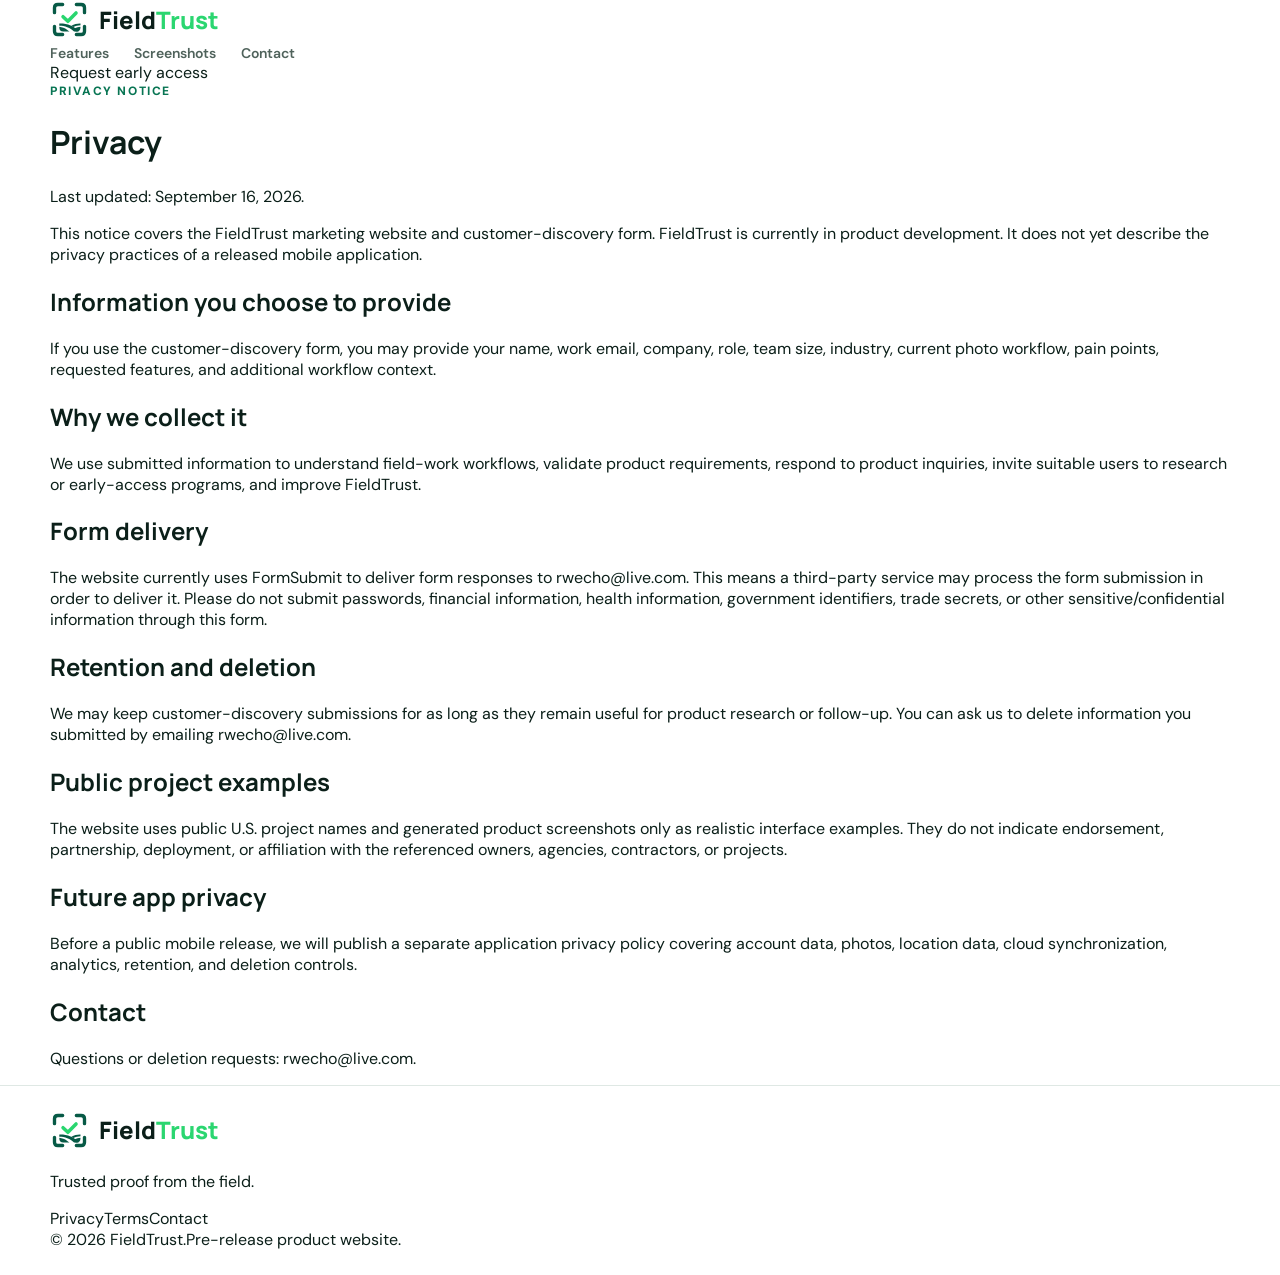
<file: website/privacy.html>
<!doctype html>
<html lang="en">
<head>
  <meta charset="utf-8" />
  <meta name="viewport" content="width=device-width, initial-scale=1" />
  <title>Privacy — FieldTrust</title>
  <meta name="description" content="FieldTrust privacy notice for the website and customer discovery form." />
  <link rel="icon" href="assets/fieldtrust-icon.svg" type="image/svg+xml" />
  <link rel="preconnect" href="https://fonts.googleapis.com" />
  <link rel="preconnect" href="https://fonts.gstatic.com" crossorigin />
  <link href="https://fonts.googleapis.com/css2?family=DM+Sans:wght@400;500;600;700&family=Manrope:wght@600;700;800&display=swap" rel="stylesheet" />
  <link rel="stylesheet" href="styles.css" />
</head>
<body>
<header class="nav-shell"><div class="wrap nav-inner"><a class="brand" href="index.html"><img src="assets/fieldtrust-icon.svg" alt="" /><span>Field<span>Trust</span></span></a><nav class="nav-links"><a href="index.html#features">Features</a><a href="index.html#screenshots">Screenshots</a><a href="index.html#contact">Contact</a></nav><a class="button button-dark button-small" href="index.html#contact">Request early access</a></div></header>
<main class="legal-page wrap">
  <div class="eyebrow">PRIVACY NOTICE</div>
  <h1>Privacy</h1>
  <p>Last updated: September 16, 2026.</p>
  <p>This notice covers the FieldTrust marketing website and customer-discovery form. FieldTrust is currently in product development. It does not yet describe the privacy practices of a released mobile application.</p>

  <h2>Information you choose to provide</h2>
  <p>If you use the customer-discovery form, you may provide your name, work email, company, role, team size, industry, current photo workflow, pain points, requested features, and additional workflow context.</p>

  <h2>Why we collect it</h2>
  <p>We use submitted information to understand field-work workflows, validate product requirements, respond to product inquiries, invite suitable users to research or early-access programs, and improve FieldTrust.</p>

  <h2>Form delivery</h2>
  <p>The website currently uses FormSubmit to deliver form responses to <a href="mailto:rwecho@live.com">rwecho@live.com</a>. This means a third-party service may process the form submission in order to deliver it. Please do not submit passwords, financial information, health information, government identifiers, trade secrets, or other sensitive/confidential information through this form.</p>

  <h2>Retention and deletion</h2>
  <p>We may keep customer-discovery submissions for as long as they remain useful for product research or follow-up. You can ask us to delete information you submitted by emailing <a href="mailto:rwecho@live.com">rwecho@live.com</a>.</p>

  <h2>Public project examples</h2>
  <p>The website uses public U.S. project names and generated product screenshots only as realistic interface examples. They do not indicate endorsement, partnership, deployment, or affiliation with the referenced owners, agencies, contractors, or projects.</p>

  <h2>Future app privacy</h2>
  <p>Before a public mobile release, we will publish a separate application privacy policy covering account data, photos, location data, cloud synchronization, analytics, retention, and deletion controls.</p>

  <h2>Contact</h2>
  <p>Questions or deletion requests: <a href="mailto:rwecho@live.com">rwecho@live.com</a>.</p>
</main>
<footer class="footer-shell"><div class="wrap footer"><div><a class="brand brand-small" href="index.html"><img src="assets/fieldtrust-icon.svg" alt="" /><span>Field<span>Trust</span></span></a><p>Trusted proof from the field.</p></div><div class="footer-links"><a href="privacy.html">Privacy</a><a href="terms.html">Terms</a><a href="mailto:rwecho@live.com">Contact</a></div></div><div class="wrap footer-bottom"><span>© 2026 FieldTrust.</span><span>Pre-release product website.</span></div></footer>
</body>
</html>
</file>
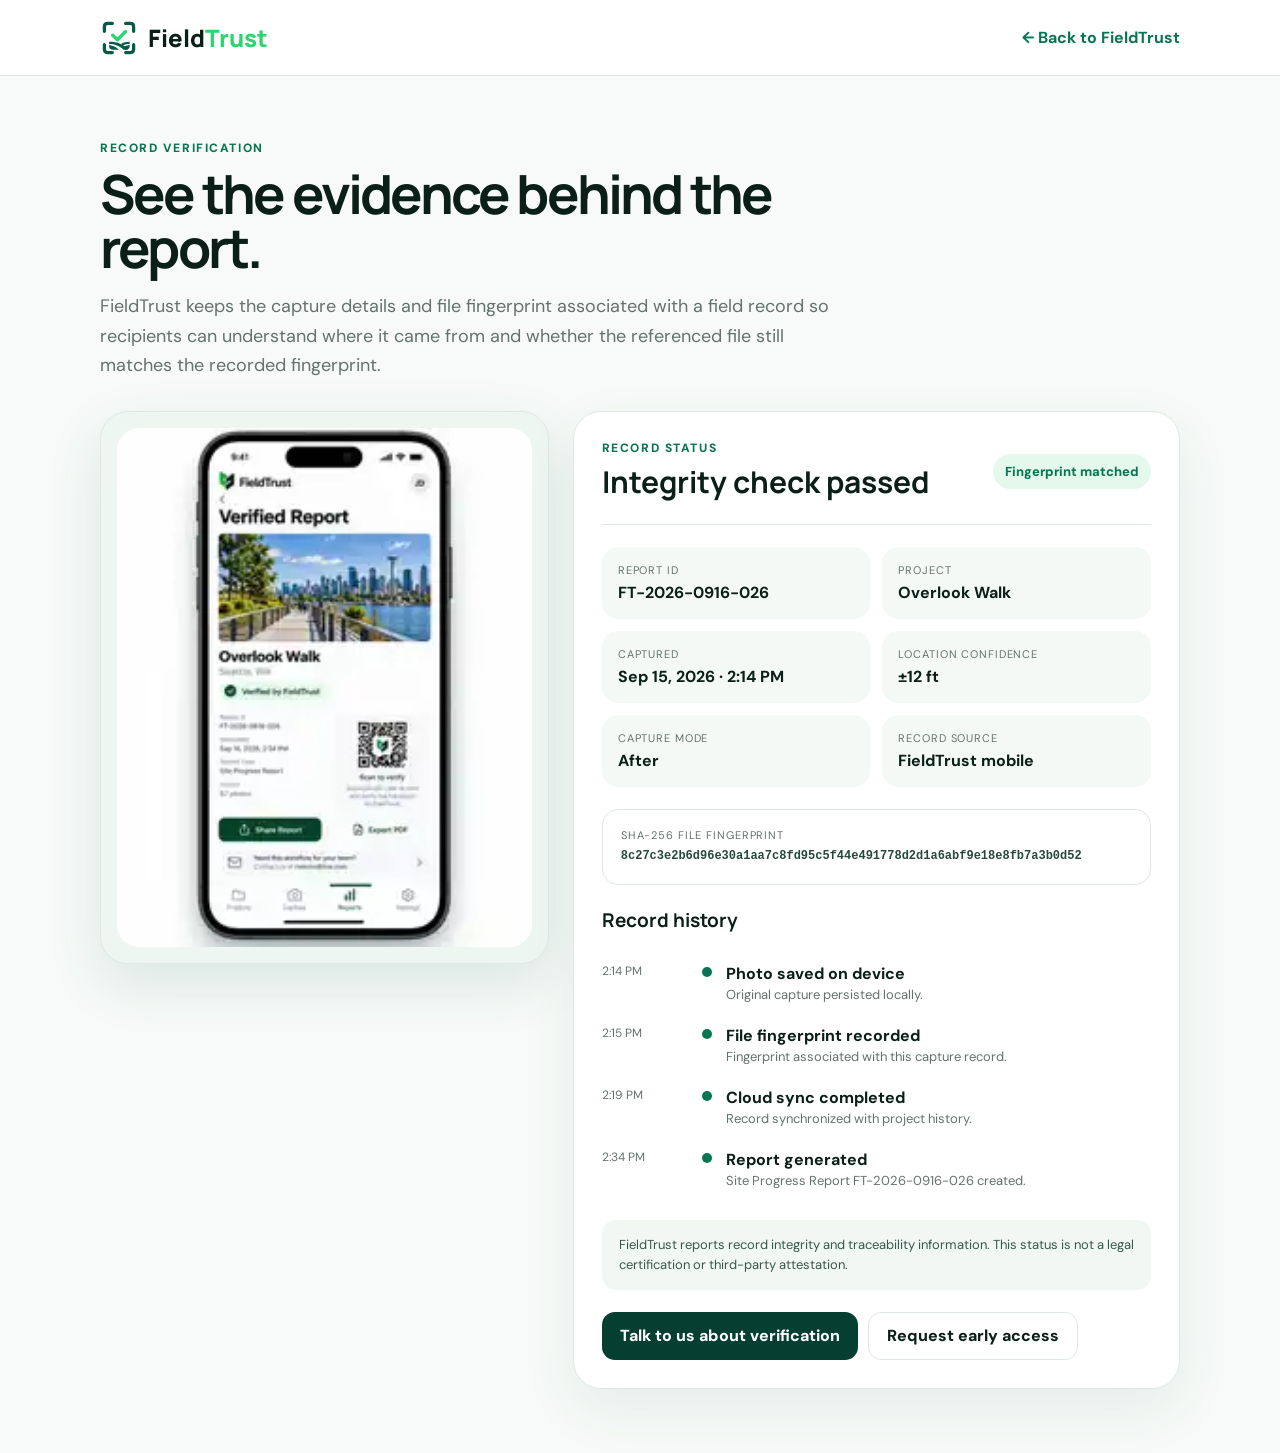
<file: website/verification.html>
<!doctype html>
<html lang="en">
<head>
<meta charset="utf-8" />
<meta name="viewport" content="width=device-width,initial-scale=1" />
<title>FieldTrust — Record verification</title>
<meta name="description" content="Review the capture details and integrity status behind a FieldTrust record." />
<meta name="theme-color" content="#075a46" />
<link rel="icon" href="assets/fieldtrust-icon.svg" type="image/svg+xml" />
<link rel="preconnect" href="https://fonts.googleapis.com" />
<link rel="preconnect" href="https://fonts.gstatic.com" crossorigin />
<link href="https://fonts.googleapis.com/css2?family=DM+Sans:wght@400;500;600;700&family=Manrope:wght@600;700;800&display=swap" rel="stylesheet" />
<style>
:root{--ink:#0b1f19;--muted:#64726d;--line:#dfe8e4;--green:#2bd670;--green-dark:#087553;--deep:#053f32;--soft:#f4f9f6}*{box-sizing:border-box}body{margin:0;background:#f7faf8;color:var(--ink);font-family:"DM Sans",system-ui,-apple-system,"Segoe UI",sans-serif}.wrap{width:min(1080px,calc(100% - 32px));margin:auto}.top{height:76px;display:flex;align-items:center;justify-content:space-between;border-bottom:1px solid var(--line);background:#fff}.brand{display:flex;align-items:center;gap:10px;font:800 24px Manrope}.brand img{width:38px;height:38px}.brand span span{color:var(--green)}a{text-decoration:none;color:inherit}.back{font-weight:700;color:var(--green-dark)}main{padding:64px 0}.eyebrow{font-size:12px;letter-spacing:.13em;font-weight:800;color:var(--green-dark)}h1,h2,h3{font-family:Manrope;margin-top:0}.intro{max-width:760px;margin-bottom:30px}.intro h1{font-size:54px;line-height:1;letter-spacing:-2.8px;margin:10px 0 15px}.intro p{font-size:18px;line-height:1.65;color:var(--muted)}.grid{display:grid;grid-template-columns:.85fr 1.15fr;gap:24px;align-items:start}.phone{border-radius:28px;border:1px solid var(--line);background:#eef6f2;padding:16px;box-shadow:0 20px 55px rgba(7,90,70,.12)}.phone img{width:100%;display:block;border-radius:22px}.detail{background:#fff;border:1px solid var(--line);border-radius:28px;padding:28px;box-shadow:0 20px 55px rgba(7,90,70,.08)}.status{display:flex;align-items:center;justify-content:space-between;gap:14px;padding-bottom:22px;border-bottom:1px solid var(--line)}.status h2{margin:5px 0 0;font-size:30px}.pill{padding:9px 12px;border-radius:999px;background:#e5f8ec;color:var(--green-dark);font-weight:800;font-size:13px}.meta{display:grid;grid-template-columns:1fr 1fr;gap:12px;margin:22px 0}.meta div{padding:16px;border-radius:16px;background:var(--soft)}.meta small,.hash small{display:block;color:var(--muted);font-size:11px;text-transform:uppercase;letter-spacing:.08em}.meta strong,.hash code{display:block;margin-top:5px}.hash{padding:18px;border:1px solid var(--line);border-radius:16px}.hash code{font:600 12px/1.55 ui-monospace,SFMono-Regular,Menlo,monospace;word-break:break-all;color:#28483e}.history{margin-top:22px}.history h3{font-size:19px}.event{display:grid;grid-template-columns:90px 14px 1fr;gap:10px;align-items:start;padding:11px 0}.event time{font-size:12px;color:var(--muted)}.event i{width:10px;height:10px;border-radius:50%;background:var(--green-dark);margin-top:4px}.event b,.event span{display:block}.event span{font-size:13px;color:var(--muted);margin-top:2px}.note{margin-top:20px;padding:15px 17px;border-radius:14px;background:#f1f8f4;color:#38574d;font-size:13px;line-height:1.55}.actions{display:flex;gap:10px;margin-top:22px}.btn{display:inline-flex;align-items:center;justify-content:center;min-height:48px;padding:0 18px;border-radius:13px;font-weight:800}.primary{background:var(--deep);color:#fff}.secondary{border:1px solid var(--line);background:#fff}@media(max-width:800px){main{padding:40px 0}.intro h1{font-size:40px}.grid,.meta{grid-template-columns:1fr}.phone{max-width:520px;margin:auto}.top{height:68px}.actions{flex-direction:column}}
</style>
</head>
<body>
<header class="top"><div class="wrap" style="display:flex;align-items:center;justify-content:space-between"><a class="brand" href="index.html"><img src="assets/fieldtrust-icon.svg" alt=""/><span>Field<span>Trust</span></span></a><a class="back" href="index.html#verification">← Back to FieldTrust</a></div></header>
<main><div class="wrap">
<div class="intro"><div class="eyebrow">RECORD VERIFICATION</div><h1>See the evidence behind the report.</h1><p>FieldTrust keeps the capture details and file fingerprint associated with a field record so recipients can understand where it came from and whether the referenced file still matches the recorded fingerprint.</p></div>
<div class="grid">
<div class="phone"><img src="assets/screens/verified-report.webp" alt="FieldTrust verified report screen"/></div>
<section class="detail">
<div class="status"><div><div class="eyebrow">RECORD STATUS</div><h2>Integrity check passed</h2></div><span class="pill">Fingerprint matched</span></div>
<div class="meta">
<div><small>Report ID</small><strong>FT-2026-0916-026</strong></div>
<div><small>Project</small><strong>Overlook Walk</strong></div>
<div><small>Captured</small><strong>Sep 15, 2026 · 2:14 PM</strong></div>
<div><small>Location confidence</small><strong>±12 ft</strong></div>
<div><small>Capture mode</small><strong>After</strong></div>
<div><small>Record source</small><strong>FieldTrust mobile</strong></div>
</div>
<div class="hash"><small>SHA-256 file fingerprint</small><code>8c27c3e2b6d96e30a1aa7c8fd95c5f44e491778d2d1a6abf9e18e8fb7a3b0d52</code></div>
<div class="history"><h3>Record history</h3>
<div class="event"><time>2:14 PM</time><i></i><div><b>Photo saved on device</b><span>Original capture persisted locally.</span></div></div>
<div class="event"><time>2:15 PM</time><i></i><div><b>File fingerprint recorded</b><span>Fingerprint associated with this capture record.</span></div></div>
<div class="event"><time>2:19 PM</time><i></i><div><b>Cloud sync completed</b><span>Record synchronized with project history.</span></div></div>
<div class="event"><time>2:34 PM</time><i></i><div><b>Report generated</b><span>Site Progress Report FT-2026-0916-026 created.</span></div></div>
</div>
<div class="note">FieldTrust reports record integrity and traceability information. This status is not a legal certification or third-party attestation.</div>
<div class="actions"><a class="btn primary" href="mailto:rwecho@live.com?subject=FieldTrust%20verification%20workflow">Talk to us about verification</a><a class="btn secondary" href="index.html#contact">Request early access</a></div>
</section>
</div>
</div></main>
</body>
</html>
</file>
<file: website/styles.css>
:root{--ink:#0b1f19;--muted:#64726d;--line:#dfe8e4;--green:#2bd670;--green-dark:#087553;--deep:#053f32;--soft:#f4f9f6;--shadow:0 22px 60px rgba(7,90,70,.11)}*{box-sizing:border-box}html{scroll-behavior:smooth}body{margin:0;color:var(--ink);font-family:"DM Sans",system-ui,-apple-system,"Segoe UI",sans-serif;background:#fff;-webkit-font-smoothing:antialiased}a{text-decoration:none;color:inherit}img{display:block;max-width:100%}.wrap{width:min(1180px,calc(100% - 40px));margin:auto}.site-header{position:sticky;top:0;z-index:50;background:rgba(255,255,255,.94);backdrop-filter:blur(15px);border-bottom:1px solid var(--line)}.nav-row{height:76px;display:grid;grid-template-columns:1fr auto 1fr;align-items:center;gap:28px}.brand{display:inline-flex;align-items:center;gap:10px;width:max-content;font:800 24px/1 Manrope,sans-serif}.brand img{width:39px;height:39px}.brand span span{color:var(--green)}nav{display:flex;gap:25px;color:#4f625b;font-weight:600;font-size:14px}.nav-row>.btn{justify-self:end}.btn{min-height:50px;display:inline-flex;align-items:center;justify-content:center;padding:0 21px;border-radius:13px;border:1px solid var(--line);font-weight:800;cursor:pointer}.btn.small{min-height:43px;font-size:14px}.btn.dark{background:var(--deep);color:#fff;border-color:var(--deep)}.btn.primary{background:var(--green);color:#062e24;border-color:var(--green)}.hero{overflow:hidden;padding:58px 0 42px;background:radial-gradient(circle at 75% 15%,rgba(43,214,112,.14),transparent 34%),linear-gradient(#fff,#fbfefc)}.hero-grid{display:grid;grid-template-columns:.88fr 1.12fr;gap:48px;align-items:center}.eyebrow{font-size:12px;letter-spacing:.13em;font-weight:800;color:var(--green-dark)}h1,h2,h3{font-family:Manrope,sans-serif}.hero h1{margin:16px 0 20px;font-size:clamp(58px,6.8vw,96px);line-height:.92;letter-spacing:-5px}.hero h1 span{color:var(--green)}.lead{font-size:19px;line-height:1.65;color:var(--muted);max-width:570px}.hero-form{display:grid;grid-template-columns:1fr auto;gap:10px;max-width:560px;margin-top:28px}.hero-form input{min-height:52px;border:1px solid var(--line);border-radius:13px;padding:0 15px;font:inherit}.hero-sub{display:flex;gap:22px;margin-top:11px;font-size:13px;color:var(--muted)}.hero-sub a,.email-line a,.mail{color:var(--green-dark);font-weight:800}.store-row{display:flex;gap:10px;align-items:center;margin-top:22px}.store-row a{height:48px}.store-row img{height:48px;width:auto}.store-row .google img{height:69px;margin:-10px -7px}.email-line{font-size:14px;color:var(--muted)}.hero-stack{position:relative;height:610px}.hero-stack .screen{position:absolute;width:230px;border-radius:34px;box-shadow:0 24px 56px rgba(7,50,39,.23);border:7px solid #101010;background:#fff}.hero-stack .main{width:286px;left:50%;top:8px;transform:translateX(-50%);z-index:3}.hero-stack .back{left:2px;top:94px;transform:rotate(-4deg);z-index:1}.hero-stack .report{left:auto;right:2px;transform:rotate(4deg)}.trust-strip{border-top:1px solid var(--line);border-bottom:1px solid var(--line)}.trust-grid{display:grid;grid-template-columns:repeat(4,1fr)}.trust-grid>div{padding:23px;border-right:1px solid var(--line)}.trust-grid>div:last-child{border-right:0}.trust-grid b,.trust-grid span{display:block}.trust-grid b{font-size:14px}.trust-grid span{margin-top:4px;font-size:12px;color:var(--muted)}.section{padding:105px 0}.soft,.office{background:var(--soft)}.heading{display:grid;grid-template-columns:1.1fr .9fr;gap:60px;align-items:end;margin-bottom:38px}.heading h2,.office-copy h2,.verify h2,.contact h2{margin:9px 0 0;font-size:clamp(40px,5vw,64px);line-height:1;letter-spacing:-3px}.heading>p,.office-copy>p,.verify-lead,.contact p{margin:0;color:var(--muted);font-size:17px;line-height:1.65}.product-grid{display:grid;grid-template-columns:1.15fr .85fr .85fr;gap:18px}.product-card{border:1px solid var(--line);border-radius:27px;overflow:hidden;background:#fff;box-shadow:var(--shadow)}.product-card img{width:100%;height:500px;object-fit:contain;background:linear-gradient(#f8fcfa,#edf6f1);padding:18px}.product-card.big img{height:550px}.product-card>div{padding:23px 24px 27px;border-top:1px solid var(--line)}.product-card>div>span{font-size:11px;letter-spacing:.12em;color:var(--green-dark);font-weight:800}.product-card h3{font-size:28px;line-height:1.07;margin:8px 0}.product-card p,.screens-grid p{color:var(--muted);line-height:1.6;margin:0}.screens-grid{display:grid;grid-template-columns:repeat(3,1fr);gap:18px}.screens-grid article{border:1px solid var(--line);border-radius:24px;padding:15px 15px 21px;background:#fff;box-shadow:0 13px 30px rgba(7,90,70,.06)}.screens-grid img{width:100%;height:500px;object-fit:contain;border-radius:17px;background:#f4f9f6;padding:8px}.screens-grid h3{font-size:26px;margin:15px 5px 7px}.screens-grid p{margin:0 5px}.cases{display:grid;grid-template-columns:repeat(3,1fr);gap:16px}.cases article{min-height:390px;border-radius:24px;overflow:hidden;position:relative;background-image:linear-gradient(180deg,rgba(4,24,18,.03) 15%,rgba(4,24,18,.88) 86%),var(--bg);background-size:cover;background-position:center;box-shadow:var(--shadow)}.cases article:first-child{grid-column:span 2}.cases article>div{position:absolute;left:0;right:0;bottom:0;padding:26px;color:#fff}.cases article span{font-size:10px;letter-spacing:.12em;color:#8aefb3;font-weight:800}.cases h3{font-size:28px;margin:7px 0}.cases p{color:#d5e3de;line-height:1.55}.cases b{font-size:12px;color:#9bf2bd}.office-grid{display:grid;grid-template-columns:1.2fr .8fr;gap:42px;align-items:center}.dashboard{display:grid;grid-template-columns:150px 1fr;border:1px solid var(--line);border-radius:27px;overflow:hidden;background:#fff;box-shadow:var(--shadow);min-height:500px}.dash-side{padding:22px;background:var(--deep);color:#fff;display:flex;flex-direction:column;gap:17px}.dash-side img{width:36px}.dash-side b{font:800 20px Manrope}.dash-side span{color:#c9ddd5;font-size:13px}.dash-main{padding:26px}.dash-top{display:flex;align-items:center;justify-content:space-between}.dash-top small{color:var(--green-dark);font-weight:800}.dash-top h3{font-size:30px;margin:5px 0}.dash-top>b{padding:9px 11px;border-radius:999px;background:#e7f8ed;color:var(--green-dark);font-size:12px}.dash-stats{display:grid;grid-template-columns:repeat(3,1fr);gap:10px;margin:18px 0}.dash-stats div{padding:16px;border-radius:15px;background:#f5faf7}.dash-stats strong,.dash-stats span{display:block}.dash-stats strong{font-size:26px}.dash-stats span{font-size:11px;color:var(--muted)}.dash-content{display:grid;grid-template-columns:1.2fr .8fr;gap:12px}.map{min-height:260px;border-radius:18px;position:relative;background:linear-gradient(28deg,transparent 42%,rgba(7,90,70,.13) 43% 46%,transparent 47%),repeating-linear-gradient(90deg,#f1f6f3 0 54px,#e2ebe6 55px 57px)}.map i{position:absolute;width:18px;height:18px;border-radius:50% 50% 50% 4px;background:var(--green-dark);transform:rotate(-45deg)}.map i:nth-child(1){left:20%;top:30%}.map i:nth-child(2){left:58%;top:52%}.map i:nth-child(3){left:72%;top:20%}.map i:nth-child(4){left:37%;top:69%}.activity{padding:16px;border:1px solid var(--line);border-radius:17px}.activity p{font-size:12px;border-bottom:1px solid var(--line);padding-bottom:10px}.activity span{display:block;color:var(--green-dark);margin-top:3px}.office-copy ul{list-style:none;padding:0;display:grid;gap:11px;margin:23px 0}.office-copy li{padding-left:25px;position:relative;font-weight:700}.office-copy li:before{content:"✓";position:absolute;left:0;color:var(--green-dark)}.verify-grid{display:grid;grid-template-columns:.95fr 1.05fr;gap:42px;align-items:center}.verify-steps{display:grid;grid-template-columns:1fr 1fr;gap:11px;margin-top:23px}.verify-steps>div{display:grid;grid-template-columns:36px 1fr;gap:11px;padding:15px;border:1px solid var(--line);border-radius:16px}.verify-steps b{display:grid;place-items:center;width:36px;height:36px;border-radius:11px;background:#e5f8ec;color:var(--green-dark)}.verify-steps strong,.verify-steps span{display:block}.verify-steps span{color:var(--muted);font-size:13px;line-height:1.45}.verify-card{padding:25px;border:1px solid var(--line);border-radius:27px;background:#f8fcfa;box-shadow:var(--shadow)}.flow{display:flex;gap:8px;align-items:center;flex-wrap:wrap}.flow span{padding:9px 11px;border-radius:999px;background:#fff;border:1px solid var(--line);font-size:12px;font-weight:800}.flow i{color:var(--green-dark);font-style:normal}.verify-report{margin-top:24px;padding:23px;display:grid;grid-template-columns:1fr 110px;gap:18px;align-items:center;border-radius:18px;background:#fff;border:1px solid var(--line)}.verify-report small{letter-spacing:.12em;color:var(--green-dark);font-weight:800}.verify-report h3{font-size:27px;margin:8px 0}.verify-report em{display:inline-block;padding:7px 9px;background:#e6f8ed;color:var(--green-dark);font-style:normal;font-weight:800;border-radius:999px;font-size:12px}.qr{width:100px;height:100px;background:repeating-conic-gradient(#0a231b 0 25%,transparent 0 50%) 0/13px 13px;border:9px solid #fff;box-shadow:0 0 0 1px var(--line)}.verify-card>p{color:var(--muted);font-size:12px;line-height:1.55}.contact{background:#fff}.contact-grid{display:grid;grid-template-columns:.9fr 1.1fr;gap:40px;align-items:start}.mail{display:inline-block;font-size:22px;margin-top:14px}.contact form{padding:24px;border:1px solid var(--line);border-radius:25px;background:#fbfdfc}.contact label{font-size:13px;font-weight:700;color:#3f544d;display:block}.contact input,.contact textarea{width:100%;margin-top:7px;border:1px solid var(--line);border-radius:13px;padding:13px 14px;font:inherit;background:#fff}.contact textarea{resize:vertical}.two{display:grid;grid-template-columns:1fr 1fr;gap:12px}.contact label,.contact .two,.contact button{margin-top:13px}.contact button{width:100%}footer{border-top:1px solid var(--line);padding:25px 0}.footer-row{display:grid;grid-template-columns:auto 1fr auto auto;gap:20px;align-items:center;color:var(--muted);font-size:13px}.footer-row>div{display:flex;gap:16px;flex-wrap:wrap}@media(max-width:1050px){nav{display:none}.nav-row{grid-template-columns:1fr auto}.nav-row>.btn{display:none}.hero-grid,.heading,.office-grid,.verify-grid,.contact-grid{grid-template-columns:1fr}.hero-stack{height:570px}.product-grid{grid-template-columns:1fr 1fr}.product-card.big{grid-column:1/-1}.screens-grid,.cases{grid-template-columns:repeat(2,1fr)}.cases article:first-child{grid-column:span 2}.footer-row{grid-template-columns:1fr}.heading>p{max-width:none}}@media(max-width:700px){.wrap{width:min(100% - 24px,1180px)}.site-header{position:static}.hero{padding-top:38px}.hero h1{font-size:54px;letter-spacing:-3px}.hero-form{grid-template-columns:1fr}.hero-stack{height:auto;display:grid;grid-template-columns:1fr;gap:14px;margin-top:20px}.hero-stack .screen{position:relative;left:auto!important;right:auto!important;top:auto!important;transform:none!important;width:min(100%,320px)!important;margin:auto}.trust-grid,.product-grid,.screens-grid,.cases,.verify-steps,.two{grid-template-columns:1fr}.product-card.big,.cases article:first-child{grid-column:auto}.section{padding:74px 0}.heading h2,.office-copy h2,.verify h2,.contact h2{font-size:38px;letter-spacing:-2px}.product-card img,.product-card.big img,.screens-grid img{height:auto}.dashboard{grid-template-columns:1fr}.dash-side{display:none}.dash-content{grid-template-columns:1fr}.verify-report{grid-template-columns:1fr}.footer-row{grid-template-columns:1fr}}
</file>
